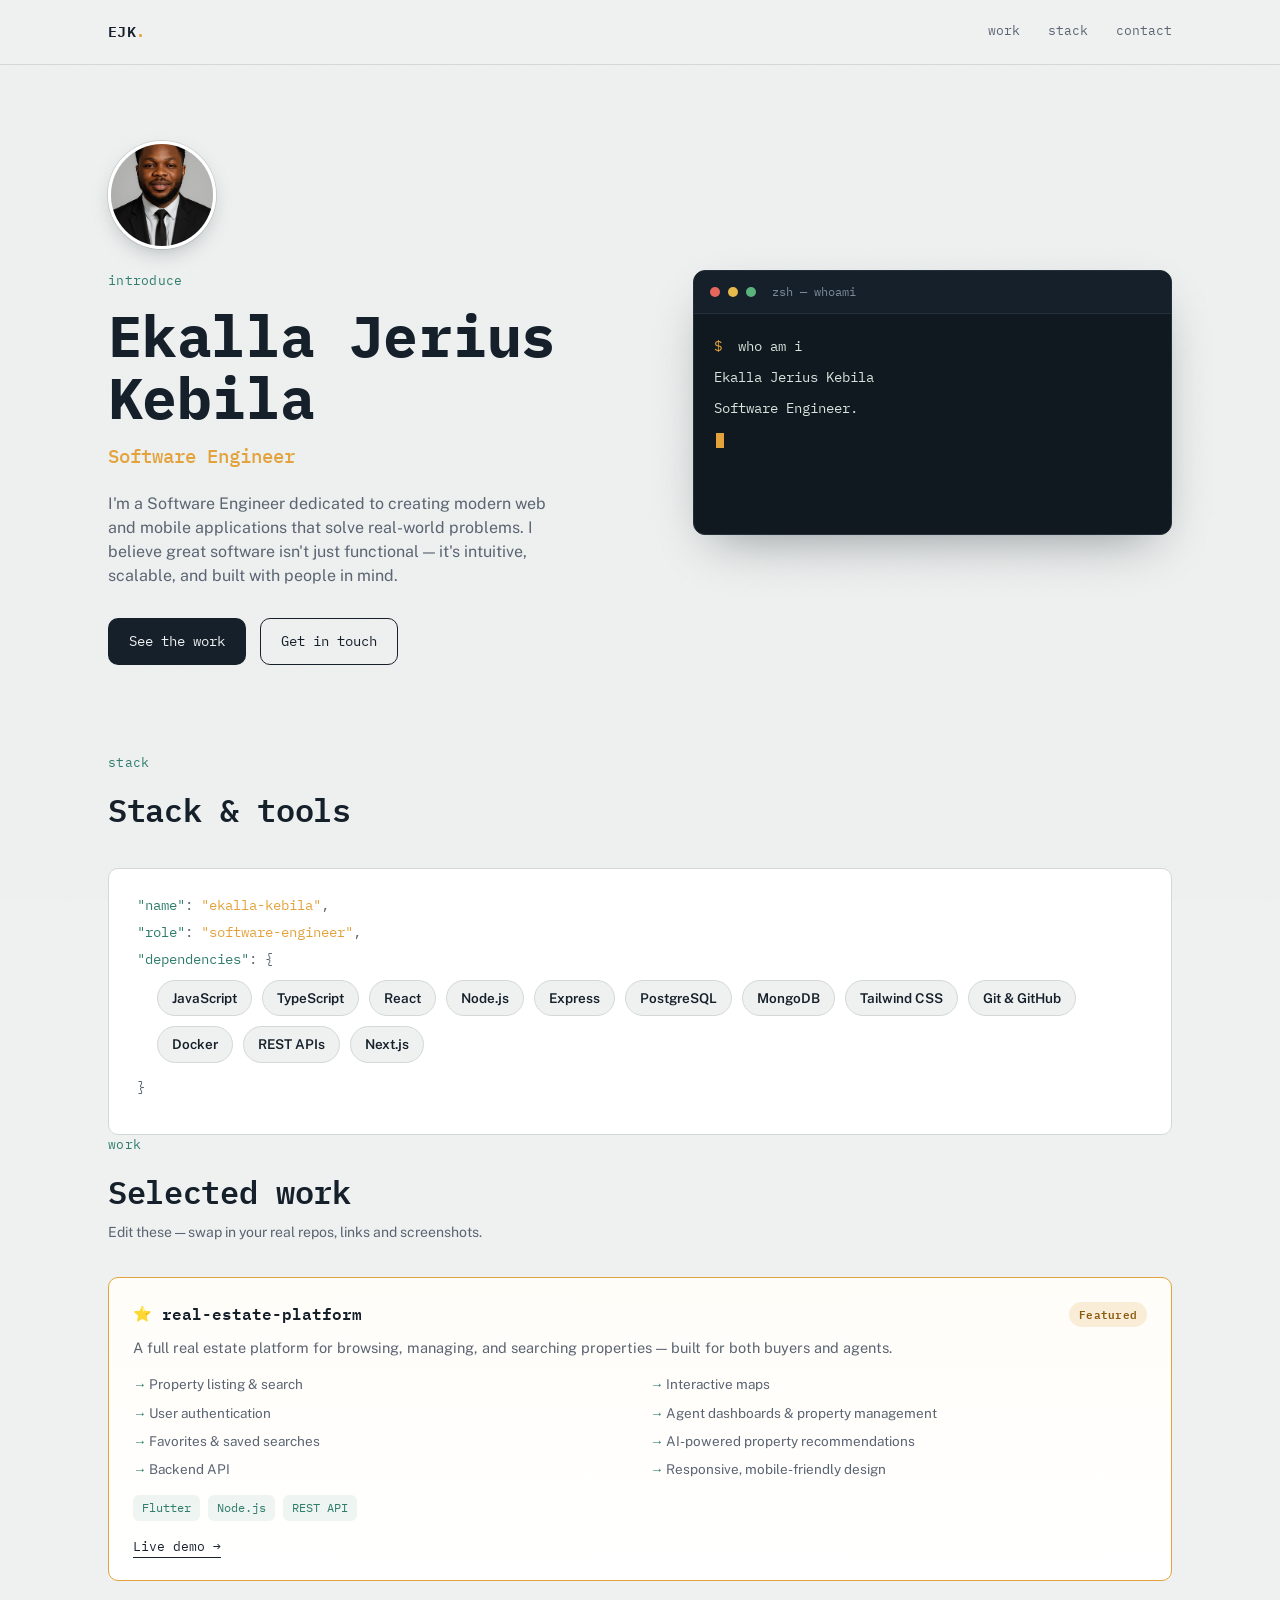
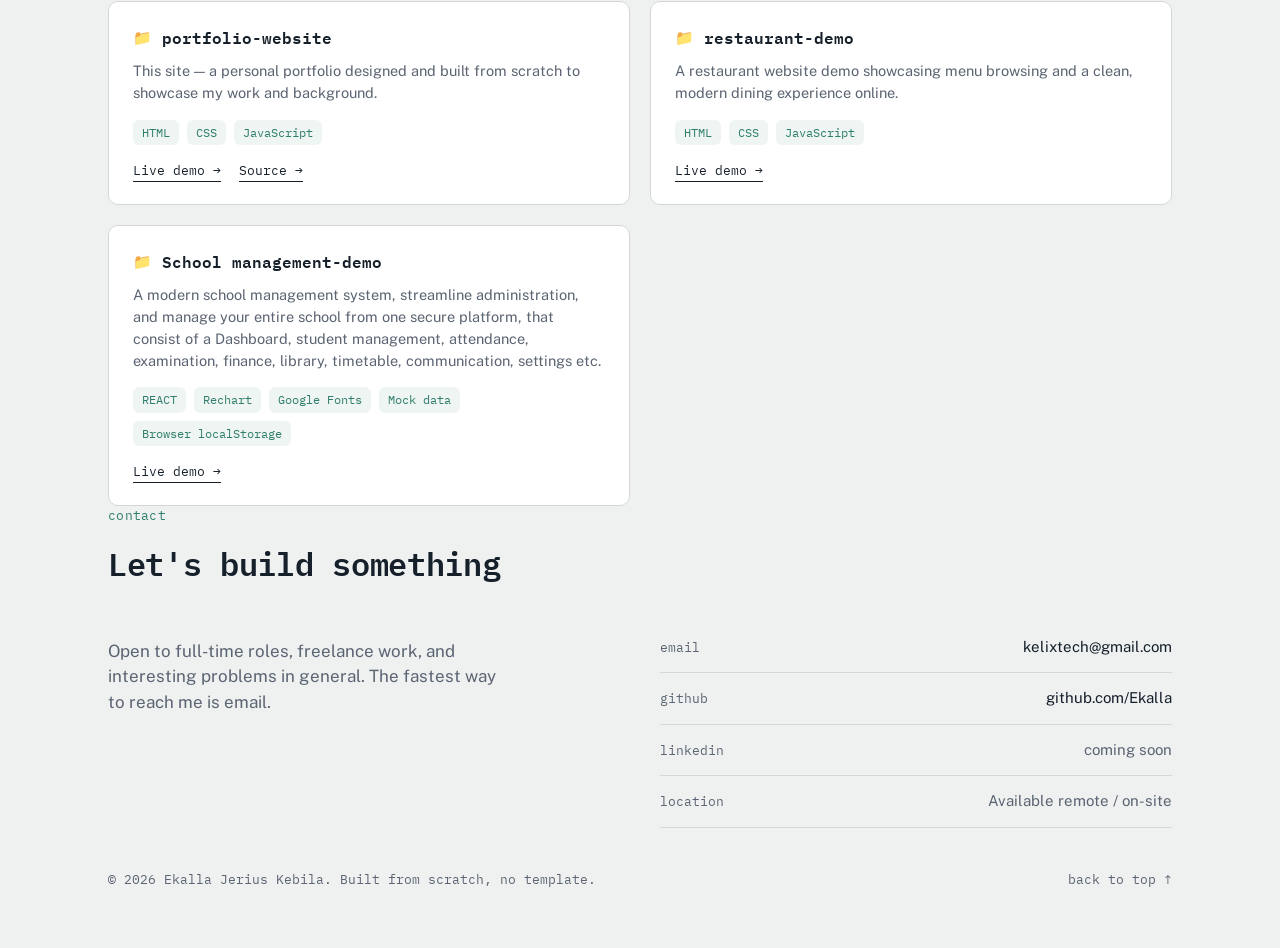
<file: index.html>
<!DOCTYPE html>
<html lang="en">
<head>
<meta charset="UTF-8">
<meta name="viewport" content="width=device-width, initial-scale=1.0">
<title>Ekalla Jerius Kebila — Software Engineer</title>
<meta name="description" content="Portfolio of Ekalla Jerius Kebila, Software Engineer.">
<link rel="preconnect" href="https://fonts.googleapis.com">
<link rel="preconnect" href="https://fonts.gstatic.com" crossorigin>
<link href="https://fonts.googleapis.com/css2?family=IBM+Plex+Mono:wght@400;500;600;700&family=Public+Sans:wght@400;500;600;700;800&display=swap" rel="stylesheet">
<link rel="stylesheet" href="style.css">
</head>
<body>

<div class="noise"></div>

<header class="topbar">
  <div class="wrap topbar__inner">
    <span class="logo">EJK<span class="logo__dot">.</span></span>
    <nav class="nav">
      <a href="#work">work</a>
      <a href="#stack">stack</a>
      <a href="#contact">contact</a>
    </nav>
  </div>
</header>

<main>

  <!-- HERO -->
  <section class="hero wrap">
    <div class="hero__text">
      <img src="assets/profile.jpg" alt="Ekalla Jerius Kebila" class="avatar">
      <p class="eyebrow">introduce</p>
      <h1 class="h1">Ekalla Jerius<br>Kebila</h1>
      <p class="role">Software&nbsp;Engineer</p>
      <p class="hero__lede">
        I'm a Software Engineer dedicated to creating modern web and
        mobile applications that solve real-world problems. I believe
        great software isn't just functional — it's intuitive,
        scalable, and built with people in mind.
      </p>
      <div class="hero__cta">
        <a href="#work" class="btn btn--primary">See the work</a>
        <a href="#contact" class="btn btn--ghost">Get in touch</a>
      </div>
    </div>

    <div class="terminal" aria-hidden="false">
      <div class="terminal__bar">
        <span class="dot dot--r"></span>
        <span class="dot dot--y"></span>
        <span class="dot dot--g"></span>
        <span class="terminal__title">zsh — whoami</span>
      </div>
      <div class="terminal__body" id="terminalBody">
        <p><span class="prompt">$</span> whoami</p>
      </div>
    </div>
  </section>

  <!-- STACK / SKILLS -->
  <section id="stack" class="stack wrap">
    <div class="section-head">
      <p class="eyebrow">stack</p>
      <h2 class="h2">Stack &amp; tools</h2>
    </div>

    <div class="pkg">
      <p class="pkg__line"><span class="pkg__key">"name"</span>: <span class="pkg__val">"ekalla-kebila"</span>,</p>
      <p class="pkg__line"><span class="pkg__key">"role"</span>: <span class="pkg__val">"software-engineer"</span>,</p>
      <p class="pkg__line"><span class="pkg__key">"dependencies"</span>: {</p>

      <div class="tag-grid">
        <span class="tag">JavaScript</span>
        <span class="tag">TypeScript</span>
        <span class="tag">React</span>
        <span class="tag">Node.js</span>
        <span class="tag">Express</span>
        <span class="tag">PostgreSQL</span>
        <span class="tag">MongoDB</span>
        <span class="tag">Tailwind CSS</span>
        <span class="tag">Git &amp; GitHub</span>
        <span class="tag">Docker</span>
        <span class="tag">REST APIs</span>
        <span class="tag">Next.js</span>
      </div>

      <p class="pkg__line">}</p>
    </div>
  </section>

  <!-- PROJECTS -->
  <section id="work" class="work wrap">
    <div class="section-head">
      <p class="eyebrow">work</p>
      <h2 class="h2">Selected work</h2>
      <p class="section-note">Edit these — swap in your real repos, links and screenshots.</p>
    </div>

    <div class="repo-grid">

      <article class="repo repo--featured">
        <div class="repo__top">
          <span class="repo__icon">⭐</span>
          <h3 class="repo__name">real-estate-platform</h3>
          <span class="repo__badge">Featured</span>
        </div>
        <p class="repo__desc">
          A full real estate platform for browsing, managing, and
          searching properties — built for both buyers and agents.
        </p>
        <ul class="repo__features">
          <li>Property listing &amp; search</li>
          <li>Interactive maps</li>
          <li>User authentication</li>
          <li>Agent dashboards &amp; property management</li>
          <li>Favorites &amp; saved searches</li>
          <li>AI-powered property recommendations</li>
          <li>Backend API</li>
          <li>Responsive, mobile-friendly design</li>
        </ul>
        <div class="repo__tags">
          <span>Flutter</span><span>Node.js</span><span>REST API</span>
        </div>
        <div class="repo__links">
          <a href="https://keylix.en.uptodown.com/android" class="repo__link" target="_blank" rel="noopener">Live demo →</a>
        </div>
      </article>

      <article class="repo">
        <div class="repo__top">
          <span class="repo__icon">📁</span>
          <h3 class="repo__name">portfolio-website</h3>
        </div>
        <p class="repo__desc">
          This site — a personal portfolio designed and built from
          scratch to showcase my work and background.
        </p>
        <div class="repo__tags">
          <span>HTML</span><span>CSS</span><span>JavaScript</span>
        </div>
        <div class="repo__links">
          <a href="https://ekalla.github.io" class="repo__link" target="_blank" rel="noopener">Live demo →</a>
          <a href="https://github.com/Ekalla" class="repo__link" target="_blank" rel="noopener">Source →</a>
        </div>
      </article>

      <article class="repo">
        <div class="repo__top">
          <span class="repo__icon">📁</span>
          <h3 class="repo__name">restaurant-demo</h3>
        </div>
        <p class="repo__desc">
          A restaurant website demo showcasing menu browsing and a
          clean, modern dining experience online.
        </p>
        <div class="repo__tags">
          <span>HTML</span><span>CSS</span><span>JavaScript</span>
        </div>
        <div class="repo__links">
          <a href="https://super-demo.netlify.app/" class="repo__link" target="_blank" rel="noopener">Live demo →</a>
        </div>
      </article>

      <article class="repo">
        <div class="repo__top">
          <span class="repo__icon">📁</span>
          <h3 class="repo__name">School management-demo</h3>
        </div>
        <p class="repo__desc">
          A modern school management system, streamline administration, and
          manage your entire school from one secure platform, that consist 
          of a Dashboard, student management, attendance, examination, finance,
          library, timetable, communication, settings etc.
        </p>
        <div class="repo__tags">
          <span>REACT</span><span>Rechart</span><span>Google Fonts</span><span>Mock data</span><span>Browser localStorage</span>
        </div>
        <div class="repo__links">
          <a href="https://management-system-jerius.netlify.app/" class="repo__link" target="_blank" rel="noopener">Live demo →</a>
        </div>
      </article>

    </div>
  </section>

  <!-- CONTACT -->
  <section id="contact" class="contact wrap">
    <div class="section-head">
      <p class="eyebrow">contact</p>
      <h2 class="h2">Let's build something</h2>
    </div>

    <div class="contact__grid">
      <p class="contact__lede">
        Open to full-time roles, freelance work, and interesting
        problems in general. The fastest way to reach me is email.
      </p>

      <ul class="contact__list">
        <li>
          <span class="contact__label">email</span>
          <a href="mailto:kelixtech@gmail.com">kelixtech@gmail.com</a>
        </li>
        <li>
          <span class="contact__label">github</span>
          <a href="https://github.com/Ekalla" target="_blank" rel="noopener">github.com/Ekalla</a>
        </li>
        <li>
          <span class="contact__label">linkedin</span>
          <span class="contact__plain">coming soon</span>
        </li>
        <li>
          <span class="contact__label">location</span>
          <span class="contact__plain">Available remote / on-site</span>
        </li>
      </ul>
    </div>
  </section>

</main>

<footer class="footer wrap">
  <p>© <span id="year"></span> Ekalla Jerius Kebila. Built from scratch, no template.</p>
  <a href="#top" class="footer__top">back to top ↑</a>
</footer>

<script src="script.js"></script>
</body>
</html>
</file>
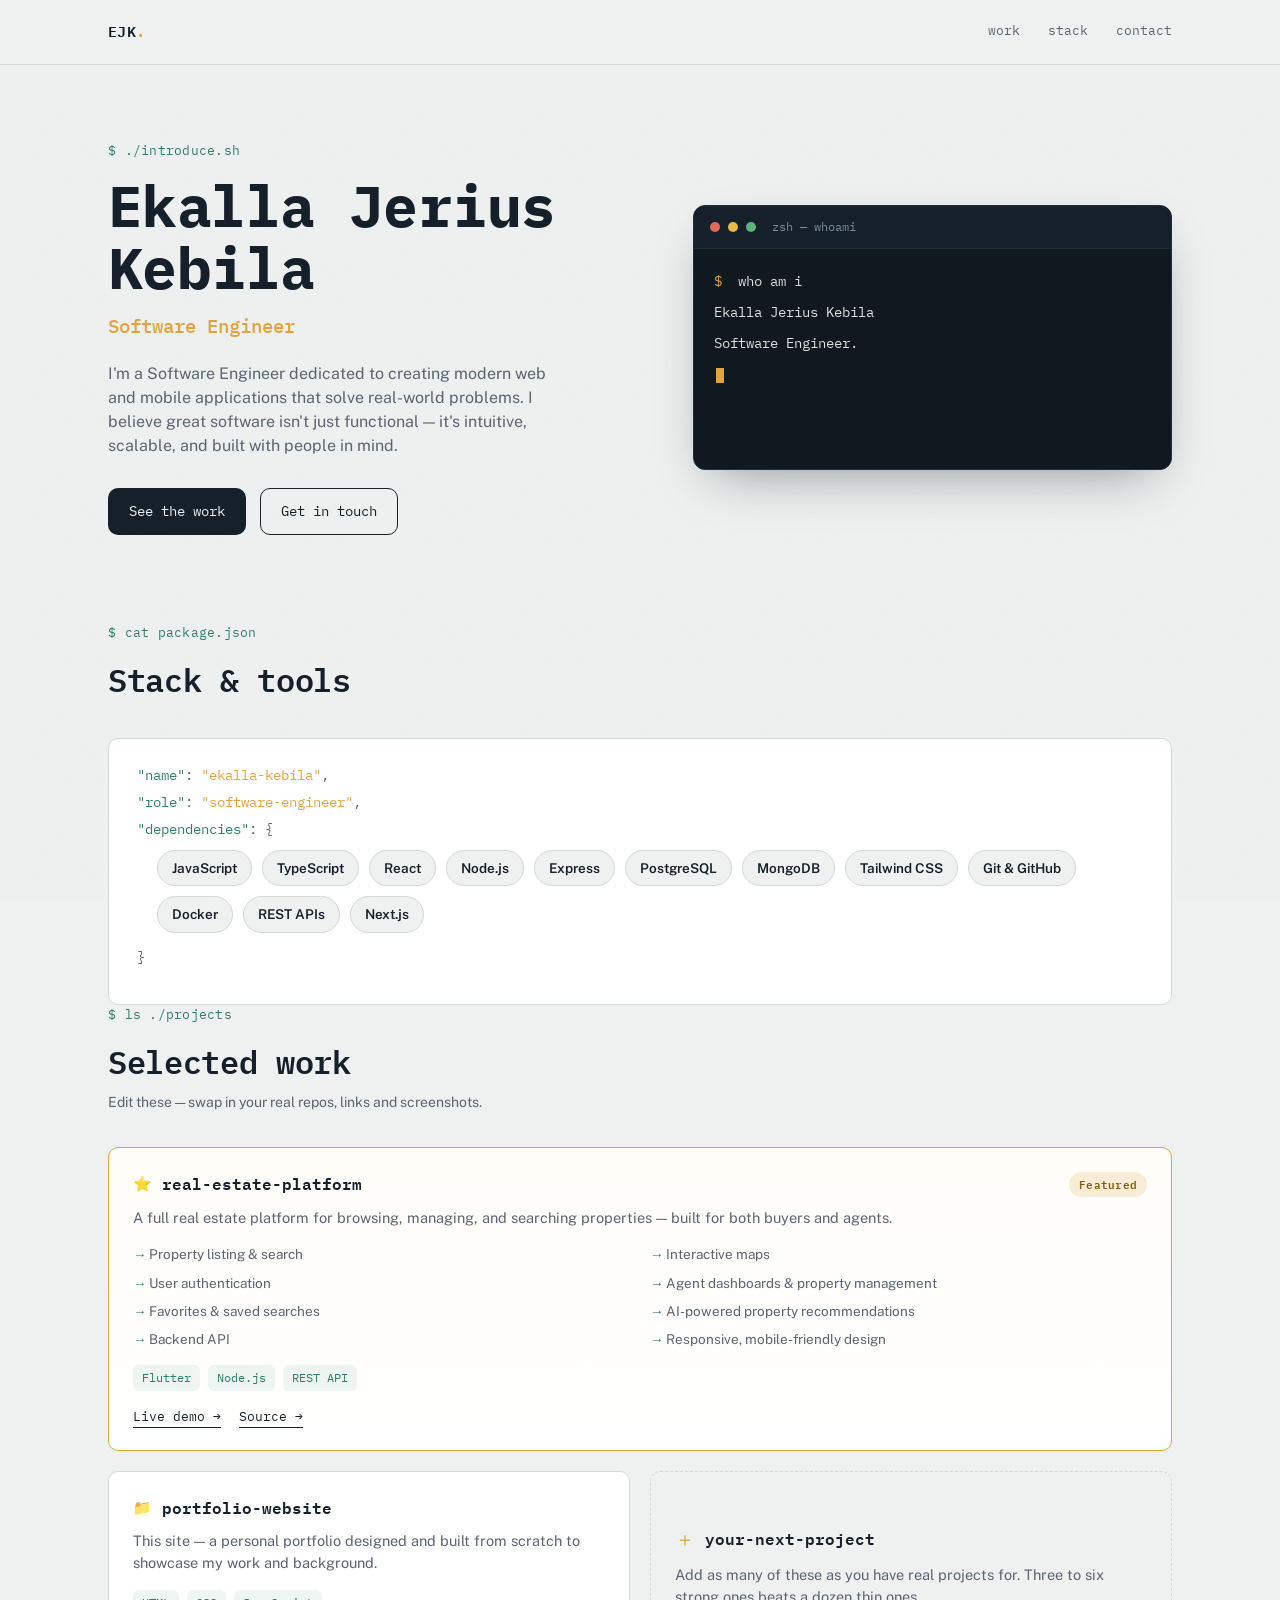
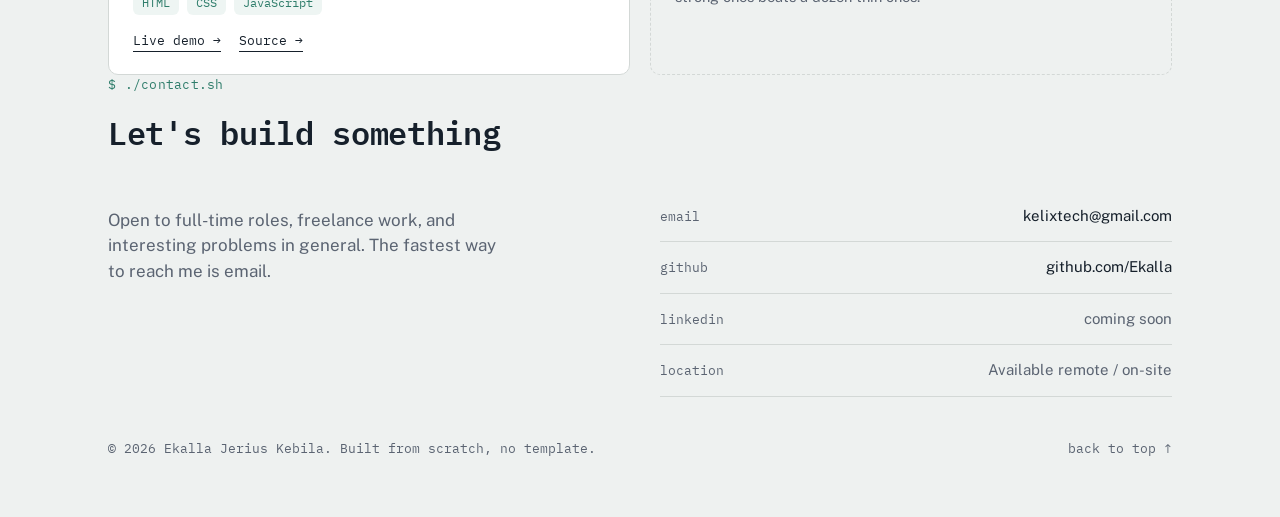
<file: index (2).html>
<!DOCTYPE html>
<html lang="en">
<head>
<meta charset="UTF-8">
<meta name="viewport" content="width=device-width, initial-scale=1.0">
<title>Ekalla Jerius Kebila — Software Engineer</title>
<meta name="description" content="Portfolio of Ekalla Jerius Kebila, Software Engineer.">
<link rel="preconnect" href="https://fonts.googleapis.com">
<link rel="preconnect" href="https://fonts.gstatic.com" crossorigin>
<link href="https://fonts.googleapis.com/css2?family=IBM+Plex+Mono:wght@400;500;600;700&family=Public+Sans:wght@400;500;600;700;800&display=swap" rel="stylesheet">
<link rel="stylesheet" href="style.css">
</head>
<body>

<div class="noise"></div>

<header class="topbar">
  <div class="wrap topbar__inner">
    <span class="logo">EJK<span class="logo__dot">.</span></span>
    <nav class="nav">
      <a href="#work">work</a>
      <a href="#stack">stack</a>
      <a href="#contact">contact</a>
    </nav>
  </div>
</header>

<main>

  <!-- HERO -->
  <section class="hero wrap">
    <div class="hero__text">
      <p class="eyebrow">$ ./introduce.sh</p>
      <h1 class="h1">Ekalla Jerius<br>Kebila</h1>
      <p class="role">Software&nbsp;Engineer</p>
      <p class="hero__lede">
        I'm a Software Engineer dedicated to creating modern web and
        mobile applications that solve real-world problems. I believe
        great software isn't just functional — it's intuitive,
        scalable, and built with people in mind.
      </p>
      <div class="hero__cta">
        <a href="#work" class="btn btn--primary">See the work</a>
        <a href="#contact" class="btn btn--ghost">Get in touch</a>
      </div>
    </div>

    <div class="terminal" aria-hidden="false">
      <div class="terminal__bar">
        <span class="dot dot--r"></span>
        <span class="dot dot--y"></span>
        <span class="dot dot--g"></span>
        <span class="terminal__title">zsh — whoami</span>
      </div>
      <div class="terminal__body" id="terminalBody">
        <p><span class="prompt">$</span> whoami</p>
      </div>
    </div>
  </section>

  <!-- STACK / SKILLS -->
  <section id="stack" class="stack wrap">
    <div class="section-head">
      <p class="eyebrow">$ cat package.json</p>
      <h2 class="h2">Stack &amp; tools</h2>
    </div>

    <div class="pkg">
      <p class="pkg__line"><span class="pkg__key">"name"</span>: <span class="pkg__val">"ekalla-kebila"</span>,</p>
      <p class="pkg__line"><span class="pkg__key">"role"</span>: <span class="pkg__val">"software-engineer"</span>,</p>
      <p class="pkg__line"><span class="pkg__key">"dependencies"</span>: {</p>

      <div class="tag-grid">
        <span class="tag">JavaScript</span>
        <span class="tag">TypeScript</span>
        <span class="tag">React</span>
        <span class="tag">Node.js</span>
        <span class="tag">Express</span>
        <span class="tag">PostgreSQL</span>
        <span class="tag">MongoDB</span>
        <span class="tag">Tailwind CSS</span>
        <span class="tag">Git &amp; GitHub</span>
        <span class="tag">Docker</span>
        <span class="tag">REST APIs</span>
        <span class="tag">Next.js</span>
      </div>

      <p class="pkg__line">}</p>
    </div>
  </section>

  <!-- PROJECTS -->
  <section id="work" class="work wrap">
    <div class="section-head">
      <p class="eyebrow">$ ls ./projects</p>
      <h2 class="h2">Selected work</h2>
      <p class="section-note">Edit these — swap in your real repos, links and screenshots.</p>
    </div>

    <div class="repo-grid">

      <article class="repo repo--featured">
        <div class="repo__top">
          <span class="repo__icon">⭐</span>
          <h3 class="repo__name">real-estate-platform</h3>
          <span class="repo__badge">Featured</span>
        </div>
        <p class="repo__desc">
          A full real estate platform for browsing, managing, and
          searching properties — built for both buyers and agents.
        </p>
        <ul class="repo__features">
          <li>Property listing &amp; search</li>
          <li>Interactive maps</li>
          <li>User authentication</li>
          <li>Agent dashboards &amp; property management</li>
          <li>Favorites &amp; saved searches</li>
          <li>AI-powered property recommendations</li>
          <li>Backend API</li>
          <li>Responsive, mobile-friendly design</li>
        </ul>
        <div class="repo__tags">
          <span>Flutter</span><span>Node.js</span><span>REST API</span>
        </div>
        <div class="repo__links">
          <a href="#" class="repo__link">Live demo →</a>
          <a href="#" class="repo__link">Source →</a>
        </div>
      </article>

      <article class="repo">
        <div class="repo__top">
          <span class="repo__icon">📁</span>
          <h3 class="repo__name">portfolio-website</h3>
        </div>
        <p class="repo__desc">
          This site — a personal portfolio designed and built from
          scratch to showcase my work and background.
        </p>
        <div class="repo__tags">
          <span>HTML</span><span>CSS</span><span>JavaScript</span>
        </div>
        <div class="repo__links">
          <a href="https://ekalla.github.io" class="repo__link" target="_blank" rel="noopener">Live demo →</a>
          <a href="https://github.com/Ekalla" class="repo__link" target="_blank" rel="noopener">Source →</a>
        </div>
      </article>

      <article class="repo repo--add">
        <div class="repo__top">
          <span class="repo__icon">＋</span>
          <h3 class="repo__name">your-next-project</h3>
        </div>
        <p class="repo__desc">
          Add as many of these as you have real projects for.
          Three to six strong ones beats a dozen thin ones.
        </p>
      </article>

    </div>
  </section>

  <!-- CONTACT -->
  <section id="contact" class="contact wrap">
    <div class="section-head">
      <p class="eyebrow">$ ./contact.sh</p>
      <h2 class="h2">Let's build something</h2>
    </div>

    <div class="contact__grid">
      <p class="contact__lede">
        Open to full-time roles, freelance work, and interesting
        problems in general. The fastest way to reach me is email.
      </p>

      <ul class="contact__list">
        <li>
          <span class="contact__label">email</span>
          <a href="mailto:kelixtech@gmail.com">kelixtech@gmail.com</a>
        </li>
        <li>
          <span class="contact__label">github</span>
          <a href="https://github.com/Ekalla" target="_blank" rel="noopener">github.com/Ekalla</a>
        </li>
        <li>
          <span class="contact__label">linkedin</span>
          <span class="contact__plain">coming soon</span>
        </li>
        <li>
          <span class="contact__label">location</span>
          <span class="contact__plain">Available remote / on-site</span>
        </li>
      </ul>
    </div>
  </section>

</main>

<footer class="footer wrap">
  <p>© <span id="year"></span> Ekalla Jerius Kebila. Built from scratch, no template.</p>
  <a href="#top" class="footer__top">back to top ↑</a>
</footer>

<script src="script.js"></script>
</body>
</html>
</file>
<file: style.css>
/* ---------------------------------------------
   Tokens
--------------------------------------------- */
:root {
  --paper:      #EEF1F0;
  --surface:    #FFFFFF;
  --ink:        #16202B;
  --ink-soft:   #5B6472;
  --line:       #D3D8D6;
  --amber:      #E3A23C;
  --teal:       #2F7D6B;
  --terminal-bg:#101820;
  --terminal-txt:#D7E4DC;

  --font-display: 'IBM Plex Mono', ui-monospace, monospace;
  --font-body: 'Public Sans', -apple-system, sans-serif;

  --radius: 10px;
  --wrap: 1120px;
}

* { box-sizing: border-box; }

html { scroll-behavior: smooth; }

@media (prefers-reduced-motion: reduce) {
  html { scroll-behavior: auto; }
  * { animation-duration: 0.01ms !important; animation-iteration-count: 1 !important; transition-duration: 0.01ms !important; }
}

body {
  margin: 0;
  background: var(--paper);
  color: var(--ink);
  font-family: var(--font-body);
  line-height: 1.5;
  -webkit-font-smoothing: antialiased;
}

.wrap {
  max-width: var(--wrap);
  margin: 0 auto;
  padding: 0 28px;
}

a { color: inherit; }

/* subtle paper grain so the flat background doesn't feel dead */
.noise {
  position: fixed;
  inset: 0;
  pointer-events: none;
  z-index: 0;
  opacity: 0.035;
  background-image: url("data:image/svg+xml,%3Csvg xmlns='http://www.w3.org/2000/svg' width='120' height='120'%3E%3Cfilter id='n'%3E%3CfeTurbulence type='fractalNoise' baseFrequency='0.9' numOctaves='2' stitchTiles='stitch'/%3E%3C/filter%3E%3Crect width='100%25' height='100%25' filter='url(%23n)'/%3E%3C/svg%3E");
}

/* ---------------------------------------------
   Topbar
--------------------------------------------- */
.topbar {
  position: sticky;
  top: 0;
  z-index: 10;
  background: rgba(238, 241, 240, 0.82);
  backdrop-filter: blur(8px);
  border-bottom: 1px solid var(--line);
}

.topbar__inner {
  display: flex;
  align-items: center;
  justify-content: space-between;
  height: 64px;
}

.logo {
  font-family: var(--font-display);
  font-weight: 600;
  font-size: 15px;
  letter-spacing: 0.02em;
}
.logo__dot { color: var(--amber); }

.nav { display: flex; gap: 28px; }
.nav a {
  font-family: var(--font-display);
  font-size: 13px;
  text-decoration: none;
  color: var(--ink-soft);
  position: relative;
  padding-bottom: 2px;
}
.nav a:hover { color: var(--ink); }
.nav a::after {
  content: "";
  position: absolute;
  left: 0; bottom: -4px;
  width: 0; height: 2px;
  background: var(--amber);
  transition: width 0.2s ease;
}
.nav a:hover::after { width: 100%; }

/* ---------------------------------------------
   Type scale
--------------------------------------------- */
.eyebrow {
  font-family: var(--font-display);
  font-size: 13px;
  color: var(--teal);
  margin: 0 0 14px;
  letter-spacing: 0.02em;
}

.h1 {
  font-family: var(--font-display);
  font-weight: 700;
  font-size: clamp(34px, 5.4vw, 58px);
  line-height: 1.08;
  letter-spacing: -0.01em;
  margin: 0 0 12px;
}

.role {
  font-family: var(--font-display);
  font-size: clamp(16px, 2vw, 19px);
  color: var(--amber);
  margin: 0 0 22px;
  font-weight: 500;
}

.h2 {
  font-family: var(--font-display);
  font-size: clamp(24px, 3vw, 32px);
  font-weight: 600;
  margin: 0 0 6px;
  letter-spacing: -0.01em;
}

.section-note {
  color: var(--ink-soft);
  font-size: 14px;
  margin: 0;
}

/* ---------------------------------------------
   Hero
--------------------------------------------- */
.hero {
  display: grid;
  grid-template-columns: 1.05fr 0.95fr;
  gap: 56px;
  align-items: center;
  padding-top: 76px;
  padding-bottom: 88px;
  position: relative;
  z-index: 1;
}

.hero__lede {
  color: var(--ink-soft);
  font-size: 16px;
  max-width: 46ch;
  margin: 0 0 30px;
}

.avatar {
  width: 108px;
  height: 108px;
  border-radius: 50%;
  object-fit: cover;
  border: 3px solid var(--surface);
  box-shadow: 0 8px 22px -8px rgba(22, 32, 43, 0.35), 0 0 0 1px var(--line);
  margin-bottom: 22px;
  display: block;
}

.hero__cta { display: flex; gap: 14px; flex-wrap: wrap; }

.btn {
  font-family: var(--font-display);
  font-size: 13.5px;
  text-decoration: none;
  padding: 12px 20px;
  border-radius: var(--radius);
  display: inline-block;
  border: 1px solid transparent;
  transition: transform 0.15s ease, background 0.15s ease;
}
.btn:hover { transform: translateY(-2px); }

.btn--primary {
  background: var(--ink);
  color: var(--paper);
}
.btn--primary:hover { background: #0c141c; }

.btn--ghost {
  border-color: var(--ink);
  color: var(--ink);
}
.btn--ghost:hover { background: var(--surface); }

/* Terminal */
.terminal {
  background: var(--terminal-bg);
  border-radius: 12px;
  overflow: hidden;
  box-shadow: 0 20px 50px -20px rgba(16, 24, 32, 0.45);
  border: 1px solid #232f3a;
}

.terminal__bar {
  display: flex;
  align-items: center;
  gap: 8px;
  padding: 12px 16px;
  background: #16202b;
  border-bottom: 1px solid #232f3a;
}

.dot { width: 10px; height: 10px; border-radius: 50%; display: inline-block; }
.dot--r { background: #E5675C; }
.dot--y { background: #E7B84B; }
.dot--g { background: #59B37A; }

.terminal__title {
  margin-left: 8px;
  font-family: var(--font-display);
  font-size: 12px;
  color: #7C8B98;
}

.terminal__body {
  padding: 22px 20px 26px;
  font-family: var(--font-display);
  font-size: 14px;
  color: var(--terminal-txt);
  min-height: 220px;
}

.terminal__body p { margin: 0 0 10px; white-space: pre-wrap; }
.prompt { color: var(--amber); margin-right: 8px; }

.caret {
  display: inline-block;
  width: 8px;
  height: 15px;
  background: var(--amber);
  margin-left: 2px;
  vertical-align: middle;
  animation: blink 1s step-end infinite;
}
@keyframes blink { 50% { opacity: 0; } }

/* ---------------------------------------------
   Sections shared
--------------------------------------------- */
section { padding: 64px 0; position: relative; z-index: 1; }
.section-head { margin-bottom: 34px; }

/* ---------------------------------------------
   Stack / package.json block
--------------------------------------------- */
.pkg {
  background: var(--surface);
  border: 1px solid var(--line);
  border-radius: var(--radius);
  padding: 26px 28px 30px;
  font-family: var(--font-display);
  font-size: 14px;
}
.pkg__line { margin: 0 0 6px; color: var(--ink-soft); }
.pkg__key { color: var(--teal); }
.pkg__val { color: var(--amber); }

.tag-grid {
  display: flex;
  flex-wrap: wrap;
  gap: 10px;
  margin: 10px 0 14px 20px;
}

.tag {
  font-family: var(--font-body);
  font-size: 13.5px;
  font-weight: 600;
  padding: 7px 14px;
  border-radius: 999px;
  background: var(--paper);
  border: 1px solid var(--line);
  color: var(--ink);
}

/* ---------------------------------------------
   Projects
--------------------------------------------- */
.repo-grid {
  display: grid;
  grid-template-columns: repeat(2, 1fr);
  gap: 20px;
}

.repo {
  background: var(--surface);
  border: 1px solid var(--line);
  border-radius: var(--radius);
  padding: 24px 24px 22px;
  transition: border-color 0.15s ease, transform 0.15s ease;
}
.repo:hover { border-color: var(--teal); transform: translateY(-3px); }

.repo--featured {
  grid-column: 1 / -1;
  border-color: var(--amber);
  background: linear-gradient(180deg, #FFFDF8 0%, var(--surface) 100%);
}
.repo--featured:hover { border-color: var(--amber); }

.repo__badge {
  margin-left: auto;
  font-family: var(--font-display);
  font-size: 11px;
  font-weight: 600;
  color: #8A5A0F;
  background: rgba(227, 162, 60, 0.18);
  padding: 4px 10px;
  border-radius: 999px;
  letter-spacing: 0.02em;
}

.repo__features {
  list-style: none;
  margin: 0 0 16px;
  padding: 0;
  display: grid;
  grid-template-columns: repeat(2, 1fr);
  gap: 8px 20px;
}
.repo__features li {
  font-size: 13.5px;
  color: var(--ink-soft);
  padding-left: 16px;
  position: relative;
}
.repo__features li::before {
  content: "→";
  position: absolute;
  left: 0;
  color: var(--teal);
}

.repo__top { display: flex; align-items: center; gap: 10px; margin-bottom: 10px; }
.repo__icon { font-size: 15px; }
.repo__name {
  font-family: var(--font-display);
  font-size: 16px;
  margin: 0;
  font-weight: 600;
}

.repo__desc {
  color: var(--ink-soft);
  font-size: 14.5px;
  margin: 0 0 16px;
}

.repo__tags {
  display: flex;
  flex-wrap: wrap;
  gap: 8px;
  margin-bottom: 16px;
}
.repo__tags span {
  font-family: var(--font-display);
  font-size: 11.5px;
  color: var(--teal);
  background: rgba(47, 125, 107, 0.08);
  padding: 4px 9px;
  border-radius: 6px;
}

.repo__links { display: flex; gap: 18px; }
.repo__link {
  font-family: var(--font-display);
  font-size: 13px;
  text-decoration: none;
  color: var(--ink);
  border-bottom: 1px solid var(--ink);
  padding-bottom: 1px;
}
.repo__link:hover { color: var(--amber); border-color: var(--amber); }

.repo--add {
  display: flex;
  flex-direction: column;
  justify-content: center;
  border-style: dashed;
  background: transparent;
}
.repo--add:hover { transform: none; }
.repo--add .repo__icon { color: var(--amber); font-size: 20px; }

/* ---------------------------------------------
   Contact
--------------------------------------------- */
.contact__grid {
  display: grid;
  grid-template-columns: 1fr 1fr;
  gap: 40px;
  align-items: start;
}

.contact__lede {
  font-size: 17px;
  max-width: 40ch;
  color: var(--ink-soft);
}

.contact__list { list-style: none; margin: 0; padding: 0; }
.contact__list li {
  display: flex;
  justify-content: space-between;
  padding: 14px 0;
  border-bottom: 1px solid var(--line);
  font-size: 15px;
}
.contact__list a { text-decoration: none; }
.contact__list a:hover { color: var(--teal); }

.contact__label {
  font-family: var(--font-display);
  font-size: 12.5px;
  color: var(--ink-soft);
  text-transform: lowercase;
  padding-top: 2px;
}

.contact__plain { color: var(--ink-soft); }

/* ---------------------------------------------
   Footer
--------------------------------------------- */
.footer {
  display: flex;
  justify-content: space-between;
  align-items: center;
  padding: 30px 28px 46px;
  font-family: var(--font-display);
  font-size: 12.5px;
  color: var(--ink-soft);
  position: relative;
  z-index: 1;
}
.footer__top { text-decoration: none; color: var(--ink-soft); }
.footer__top:hover { color: var(--ink); }

/* ---------------------------------------------
   Focus states
--------------------------------------------- */
a:focus-visible, button:focus-visible {
  outline: 2px solid var(--amber);
  outline-offset: 2px;
}

/* ---------------------------------------------
   Responsive
--------------------------------------------- */
@media (max-width: 880px) {
  .hero { grid-template-columns: 1fr; padding-top: 48px; }
  .repo-grid { grid-template-columns: 1fr; }
  .contact__grid { grid-template-columns: 1fr; }
  .nav { gap: 18px; }
}

@media (max-width: 480px) {
  .wrap { padding: 0 18px; }
  .terminal__body { font-size: 13px; }
}
</file>
